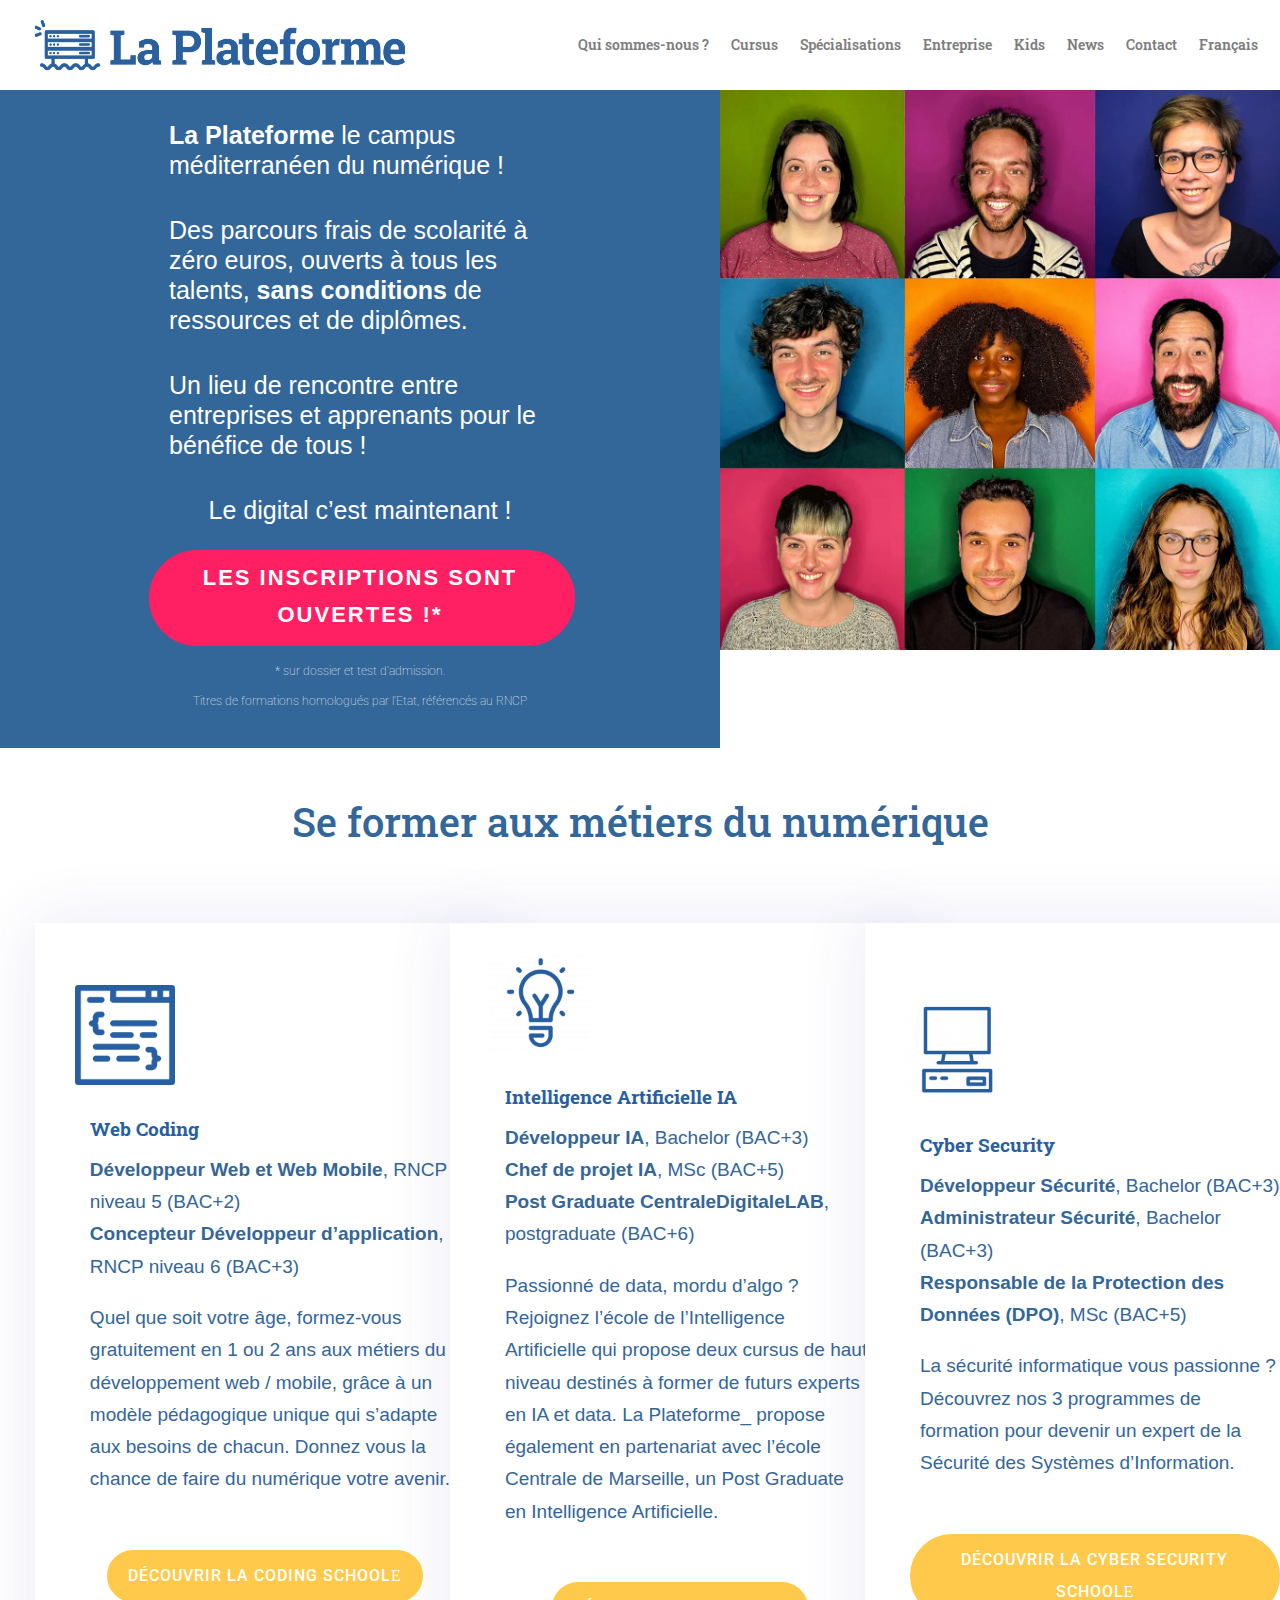
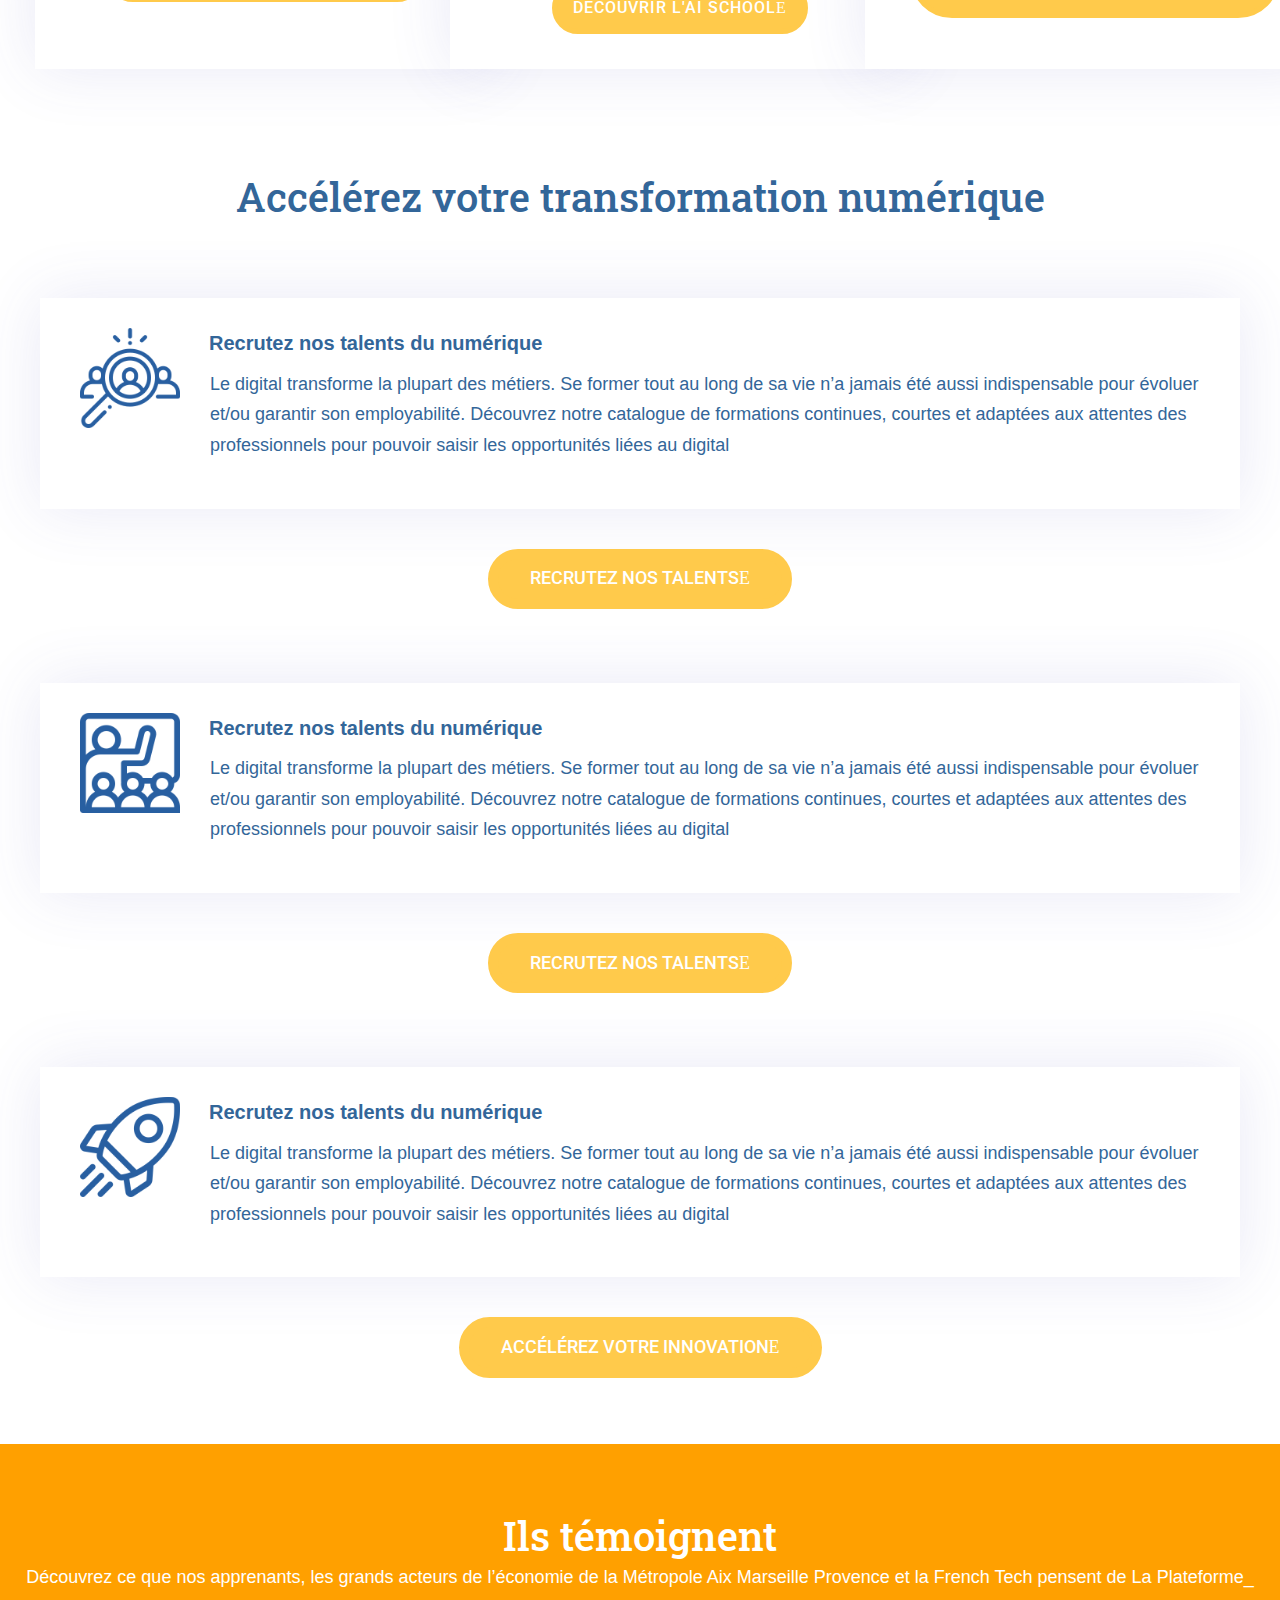
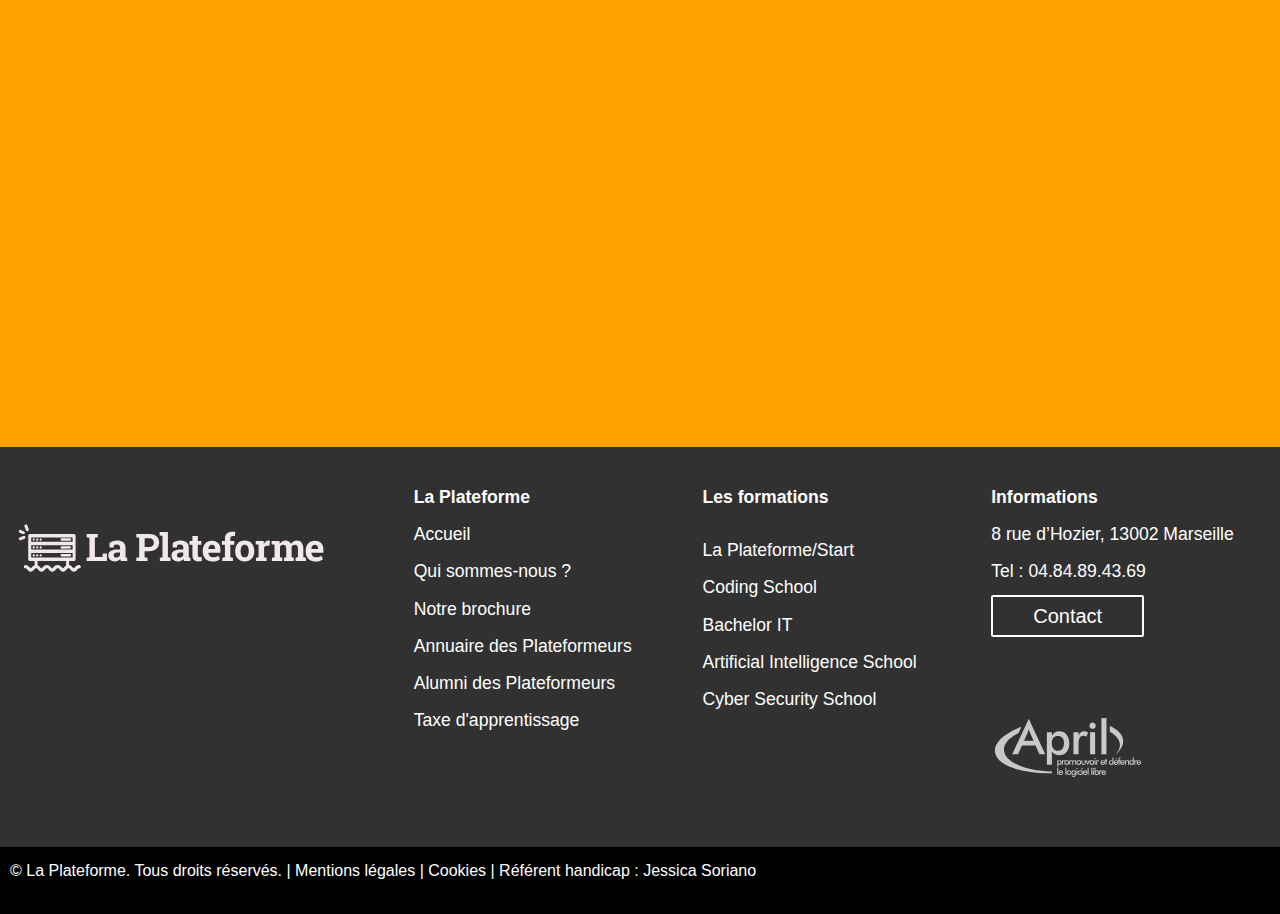
<file: site-la-plateforme/index.html>
<!DOCTYPE html>
<html lang="fr">
<head>
    <meta charset="UTF-8">
    <meta http-equiv="X-UA-Compatible" content="IE=edge">
    <meta name="viewport" content="width=device-width, initial-scale=1.0">
    <link href="index.css" rel="stylesheet">
    <link href="//db.onlinewebfonts.com/c/9d25ea5c587d0f9d470aa9a3634735ea?family=ETmodules" rel="stylesheet" type="text/css"/> 
    <style>@import url('https://fonts.googleapis.com/css2?family=Roboto:wght@300;400;500&display=swap');
    
@import url(//db.onlinewebfonts.com/c/9d25ea5c587d0f9d470aa9a3634735ea?family=ETmodules);
@import url('https://fonts.googleapis.com/css2?family=Roboto+Slab:wght@100;400;500;600;700;900&family=Roboto:wght@300;400;500&display=swap');
@font-face {font-family: "ETmodules"; src: url("//db.onlinewebfonts.com/t/9d25ea5c587d0f9d470aa9a3634735ea.eot"); src: url("//db.onlinewebfonts.com/t/9d25ea5c587d0f9d470aa9a3634735ea.eot?#iefix") format("embedded-opentype"), url("//db.onlinewebfonts.com/t/9d25ea5c587d0f9d470aa9a3634735ea.woff2") format("woff2"), url("//db.onlinewebfonts.com/t/9d25ea5c587d0f9d470aa9a3634735ea.woff") format("woff"), url("//db.onlinewebfonts.com/t/9d25ea5c587d0f9d470aa9a3634735ea.ttf") format("truetype"), url("//db.onlinewebfonts.com/t/9d25ea5c587d0f9d470aa9a3634735ea.svg#ETmodules") format("svg"); } 

</style>
    
    <title>Ecole La Plateforme, le Campus Méditerranéen du Numérique</title>
</head>
<body>
    <header>
        
            <img class="logo" src="./images/logo_head.png" alt="logo">
        

        <nav id="top-menu-nav">
            <ul id="top-menu">
                <li>Qui sommes-nous ? </li>
                <li>Cursus</li>
                <li>Spécialisations</li>
                <li>Entreprise</li>
                <li>Kids</li>
                <li>News</li>
                <li>Contact</li>
                <li id="last_nav">Français</li>
            </ul>
        </nav>
     </header>

    <main>     
        <section class="hero">
            <section class="section_hero1">
                <div class="container_text_hero1">
                    <p>
                        <strong>La Plateforme</strong>
                        le campus méditerranéen du numérique !
                    </p>
                    <p>
                        Des parcours frais de scolarité à zéro euros, ouverts à tous les talents,
                        <strong>sans conditions</strong> 
                        de ressources et de diplômes.
                    </p>
                    <p>Un lieu de rencontre entre entreprises et apprenants pour le bénéfice de tous !</p>

                    <div class="digital">
                        <p>Le digital c’est maintenant !</p>
                    </div>
                    <div id="button">
                        <a class="button_index" href="">Les inscriptions sont ouvertes !*</a>
                    </div>
            
                    <p class="p_button"> <small class="p_button">* sur dossier et test d’admission.</small><br>
                        <small class="p_button">Titres de formations homologués par l’Etat, référencés au RNCP</small>
                    </p>

                    
                </div>
                
            </section>
             
            <section class="section_hero1_img">
                <div containter="containter_imghero">
                    <img class="img_hero1" src="./images/photo_accueil.webp" alt="">
                </div>
                
            </section>
        </section>


        <section class="former">
                <h2 class="title_former">Se former aux métiers du numérique</h2>
        </section>        
        <section class="content_hero">

            <div class="containter_articles">
                <!-- articles -->
                <article class="articles">
                    <img class="img_articles" src="./images/web_coding_accueil.webp" alt="web coding">
                
                    <div class="div_article">
                        <h4>Web Coding</h4>
                    </div>

                    <div class="content_articles">
                        <p>
                            <strong>Développeur Web et Web Mobile</strong>, RNCP niveau 5 (BAC+2)
                            <br>
                            <strong>Concepteur Développeur d’application</strong>, RNCP niveau 6 (BAC+3)
                        </p>
                        <p>
                            Quel que soit votre âge, formez-vous gratuitement 
                            en 1 ou 2 ans aux métiers du développement web / mobile, 
                            grâce à un modèle pédagogique unique qui s’adapte aux 
                            besoins de chacun. Donnez vous la chance de faire du numérique 
                            votre avenir.
                        </p>
                    </div>

                    <!-- Sart button article-->
                    <div class="container_button_articles">
                        <div class="button_articles">
                            <a href="">Découvrir la coding school</a>
                         </div>
                    </div>
                    <!-- End button article-->

                </article>
                <!-- End of articles -->
                
            </div>
            <!-- End of container_articles -->

        
            <div class="containter_articles">
                <!-- articles -->
                <article class="articles">
                    <img class="img_articles" src="./images/intelligence_accueil.webp" alt="intelligence artificielle">
                
                    <div class="div_article">
                        <h4>Intelligence Artificielle IA</h4>
                    </div>

                    <div class="content_articles">
                        <p><strong>Développeur IA</strong>, Bachelor (BAC+3)<br>
                            <strong>Chef de projet IA</strong>, MSc (BAC+5)<br>
                            <strong>Post Graduate CentraleDigitaleLAB</strong>, postgraduate (BAC+6)</p>

                        <p>
                            Passionné de data, mordu d’algo ? Rejoignez l’école de l’Intelligence 
                            Artificielle qui propose deux cursus de haut niveau destinés à former 
                            de futurs experts en IA et data. La Plateforme_ propose également en 
                            partenariat avec l’école Centrale de Marseille, un Post Graduate en 
                            Intelligence Artificielle.
                        </p>
                    </div>

                    <!-- Sart button article-->
                    <div class="container_button_articles">
                        <div class="button_articles">
                            <a href="">Découvrir l'AI school</a>
                         </div>
                    </div>
                    <!-- End button article-->

                </article>
                <!-- End of articles -->
                
            </div>
            <!-- End of container_articles -->
            <div class="containter_articles">
                <!-- articles -->
                <article class="articles_last">
                    <img class="img_articles" src="./images/cyber_accueil.webp" alt="cyber security">
                
                    <div class="div_article">
                        <h4>Cyber Security</h4>
                    </div>

                    <div class="content_articles">
                        <p><strong>Développeur Sécurité</strong>, Bachelor (BAC+3)<br>
                            <strong>Administrateur Sécurité</strong>, Bachelor (BAC+3)<br>
                            <strong>Responsable de la Protection des Données (DPO)</strong>,
                            MSc (BAC+5)
                        </p>
                        <p>La sécurité informatique vous passionne ? Découvrez nos 3 programmes 
                            de formation pour devenir un expert de la Sécurité des Systèmes 
                            d’Information.
                        </p>
                    </div>

                    <!-- Sart button article-->
                    <div class="container_button_articles">
                        <div class="button_articles">
                            <a href="">Découvrir la cyber security school</a>
                         </div>
                    </div>
                    <!-- End button article-->

                </article>
                <!-- End of articles -->
                
            </div>
            <!-- End of container_articles -->

  
        </section>

       <!-- Start title -->
        <section class="transfo">
            <h2 class="title_former">Accélérez votre transformation numérique</h2>
        </section>
        <!-- End title -->


         <!-- Start section2 -->
        <section class="section2">
            
           
            <!-- Start containter section 2-->
         <div class="containter_section2">
            <div>
            <!-- Start article section 2 -->
            <article class="articles">
                <div class="container_img2">
                <img class="img_articles2" src="./images/recruitement.webp" alt="recrutement">
                <div class="containter_article2">
                    <div class="content_articles">
                        <div class="h4">
                            <h4>Recrutez nos talents du numérique</h4>
                        </div>
                        <div class="content_articles">
                            <p>Le digital transforme la plupart des métiers. Se former tout au long de sa vie n’a jamais été aussi indispensable pour évoluer et/ou garantir son employabilité. Découvrez notre catalogue de formations continues, courtes et adaptées aux attentes des professionnels pour pouvoir saisir les opportunités liées au digital</p>
                        </div>
                    </div>
                    </div>
                </div>

                

            </article>
             <!-- Sart button article-->
             <div class="container_button_articles_section2">
                <div class="div_containter_sec2">
                <div class="button_articles_section2">
                    <a href="">Recrutez nos talents</a>
                </div>
                </div>
                </div>
            </div>
            </div>
            <!-- End containter section 2-->
   
        </section>

        <div class="containter_section2">
            <div>
            <!-- Start article section 2 -->
            <article class="articles">
                <div class="container_img2">
                <img class="img_articles2" src="./images/training.webp" alt="training">
                <div class="containter_article2">
                    <div class="content_articles">
                        <div class="h4">
                            <h4>Recrutez nos talents du numérique</h4>
                        </div>
                        <div class="content_articles">
                            <p>Le digital transforme la plupart des métiers. Se former tout au long de sa vie n’a jamais été aussi indispensable pour évoluer et/ou garantir son employabilité. Découvrez notre catalogue de formations continues, courtes et adaptées aux attentes des professionnels pour pouvoir saisir les opportunités liées au digital</p>
                        </div>
                    </div>
                    </div>
                </div>

                

            </article>
             <!-- Sart button article-->
             <div class="container_button_articles_section2">
                <div class="div_containter_sec2">
                <div class="button_articles_section2">
                    <a href="">Recrutez nos talents</a>
                </div>
                </div>
                </div>
            </div>
            </div>
            <!-- End containter section 2-->
   
        </section>
          <!-- Start section2 -->
          <section class="section2">
            
           
            <!-- Start containter section 2-->
         <div class="containter_section2">
            <div>
            <!-- Start article section 2 -->
            <article class="articles">
                <div class="container_img2">
                <img class="img_articles2" src="./images/boost.webp" alt="boost">
                <div class="containter_article2">
                    <div class="content_articles">
                        <div class="h4">
                            <h4>Recrutez nos talents du numérique</h4>
                        </div>
                        <div class="content_articles">
                            <p>Le digital transforme la plupart des métiers. Se former tout au long de sa vie n’a jamais été aussi indispensable pour évoluer et/ou garantir son employabilité. Découvrez notre catalogue de formations continues, courtes et adaptées aux attentes des professionnels pour pouvoir saisir les opportunités liées au digital</p>
                        </div>
                    </div>
                    </div>
                </div>

                

            </article>
             <!-- Sart button article-->
             <div class="container_button_articles_section2">
                <div class="div_containter_sec2">
                <div class="button_articles_section2">
                    <a href="">Accélérez votre innovation</a>
                </div>
                </div>
                </div>
            </div>
            </div>
            <!-- End containter section 2-->
        </section>


        <section class="section_video">
            <div class="container_video_text">
                <h2>Ils témoignent</h2>
                <p> Découvrez ce que nos apprenants, les grands acteurs de l’économie de la Métropole Aix Marseille Provence et la French Tech pensent de La Plateforme_</p>
            </div>


           <div class="container_video">
                <div class="video1"><iframe width="605" height="341" src="https://www.youtube.com/embed/sDkjt3UTukg" title="Partenariat La Plateforme_ / Orange : Retours d'expériences de Mathilde & Luc" frameborder="0" allow="accelerometer; autoplay; clipboard-write; encrypted-media; gyroscope; picture-in-picture" allowfullscreen></iframe></div>
                <div class="video2"><iframe width="605" height="341" src="https://www.youtube.com/embed/8U4CCAFLqEs" title="YouTube video player" frameborder="0" allow="accelerometer; autoplay; clipboard-write; encrypted-media; gyroscope; picture-in-picture" allowfullscreen></iframe></div>
            </div>
        </section>

    </main>

    <footer class="footer">
        <section class="row_footer">
            <div class="foot1">
                <img src="./images/Logo_LaPLateforme_footer.svg" alt="logo">
                <div class="media">
                    <ul>
                        <li class="facebook"></li>
                        <li class="instagram"></li>
                        <li class="linkedin"></li>
                        <li class="twitter"></li>
                        <li class="youtube"></li>
                    </ul>
                </div>
            </div>
            <div class="foot2">
                <p><b>La Plateforme</b></p>
                <p>Accueil</p>
                <p>Qui sommes-nous ?</p>
                <p>Notre brochure</p>
                <p>Annuaire des Plateformeurs</p>
                <p>Alumni des Plateformeurs</p>
                <p>Taxe d'apprentissage</p>
                    
        
            </div>
            <div class="foot3">
                <p><b>Les formations</b><p>
                
                    <p>La Plateforme/Start</p>
                    <p>Coding School</p>
                    <p>Bachelor IT</p>
                    <p>Artificial Intelligence School</p>
                    <p>Cyber Security School</p>
                
            </div>

            <div class="foot4">
                <p><b>Informations</b></p>
                <p>8 rue d’Hozier, 13002 Marseille</p>
                <p>Tel : 04.84.89.43.69</p>
                <div class="contact">
                    <p class="button_contact"><a href="">Contact</p>
                </div>
                <img class="logo_april" src="./images/logo_april.svg" alt="logo april">
            </div>
        </section>
    </footer>
    <section>
        <div class="foot">
            <div class="foot_text">
                <p class="p1">
                    © La Plateforme. Tous droits réservés. | 
                    <a href="/mentions-legales/">Mentions légales</a>
                    | <a href="/cookies/">Cookies</a>
                    |
                    <a href="mailto:administration@laplateforme.io">Référent handicap : Jessica Soriano</a>
                </p>
            </div>
        </div>
    </section>
    
</body>
</html>
</file>
<file: site-la-plateforme/index.css>
/* Reset page */
* { 
    margin: 0;
    padding: 0;
    
   
}


/* Header */ 
body { 
    line-height: 1.7em;
    font-weight: 500;
    font-family: 'Roboto Regular',Helvetica,Arial,Lucida,sans-serif;
font-size: 18px;
}

h2 { 
    padding-bottom: 10px;
}


header { 
    display: flex;
    width: 100%;
    height: 90px;
}

.container_logo { 
    display: flex;
    align-items: center;
    padding-left: 30px;
    max-width: 380.617;
   
}

.logo { 
    max-height: 70%;
    padding-left: 30px;
    align-self: center;

}

nav { 
    display: flex;
    width: 100%;
    justify-content: end;
    
}
    



nav > ul { 
    display: flex;
    align-items: center;
    list-style: none;
    justify-content: end;
 
    
}


#top-menu > li {
    
    padding-right: 22px;
    font-family: 'Roboto Slab',Georgia,"Times New Roman",serif;
    font-weight: 600;
    font-size: 14px;
    color: #7D7D7D;
    justify-content: end;
    
}
    


/* First section / First part Hero */ 

.hero { 
    display: flex;
    width: 100%;
    height: auto;
    font-family: 'Roboto Regular',Helvetica,Arial,Lucida,sans-serif;
    line-height: 30px;
    font-size: 25px;
    padding-bottom: 27px;
 
}

.hero p { 
    padding: 1em;
    
}

.section_hero1{ 
    display: flex;
    width: 100%;
    height: auto;
    flex-direction: column;
    justify-content: center;
    background-color: #336699;
    color: #fff; 
     
    

}

.content_hero > div { 
    width: 380.2px;
}
.container_text_hero1 {
    padding: 20px 144px 20px 144px;
    width: 432px; 
    height: auto;

}

.digital {
    display: flex;
    justify-content: center;
}

.container_text_hero1 p {
    padding-top: 10px;
}

#button { 
    display: flex;
    text-align: center;
    width: 422px;
    height: 92px; 
    border: 2px solid #ff2063;
    background-color: #ff2063;
    border-radius: 100px;
    letter-spacing: 1px;
    font-size: 22px;
    line-height: 27.2px;
    text-decoration: none;
    margin: 0 5px 0 5px;
    position: relative;
    font-weight: 700 !important;
    text-transform: uppercase !important;
    letter-spacing: 2px;
       
}

.button_index {
    display: flex;
    justify-content: center;
    align-items: center;
    width: 374px;
    height: 74.8px;
    padding: 6.6px 22px 6.6px 22px;
    color: #fff;
    font-weight: 400px;
    line-height: 1.7em !important;

}


a {
    text-decoration: none;
    transition: transform .2s

}

a:hover { 
    transform: scale(1.1)
}


.p_button {
    font-family: 'Roboto',sans-serif;
    font-weight: 100;
    font-size: 12px;
    text-align: center;

   
    
}

.section_hero1_img {
    display: flex;
    width: 100%;
    height: auto;
}
.containter_imghero {
    display: flex;
    padding-bottom: 20px;
    width: 100px;
    height: auto;
}

.img_hero1 {
    display: flex;
    width: 100%;
    height: auto;
    
}

/* First section / Second part Hero */

.former { 
    display: flex;
    width:100%;
    justify-content: center;
    padding: 27px 0 27px 0;
   
}

.title_former { 
    font-size: 40px;
    color: #336699;
    font-family: 'Roboto Slab',Georgia,"Times New Roman",serif !important;
    line-height: 1em;
    font-weight: 500;
    padding-bottom: 27px;
    
    

}

.title_main {
    display: flex;
    font-family: 'Roboto Slab',Georgia,"Times New Roman",serif !important;
    font-size: 40px;
    color: #336699;
    padding-bottom: 10px;
    line-height: 1em;
    font-weight: 500;
    
    
}

.content_hero { 
    display: flex;
    width: 100%; 
    font-family: 'Roboto Regular',Helvetica,Arial,Lucida,sans-serif;
    font-size: 19px;
    color: #336699 !important;
    justify-content: space-evenly;
    padding: 27px 0 27px 0;
}

    

.content_hero > div {
    display: flex;
    max-width: 400px;
}

.content_articles { 
    display: flex;
    padding-left: 15px;

}

.content_articles > p { 
    padding-bottom: 1em;
    word-break: break-word;
}


.containter_articles { 
    font-family: 'Roboto Regular',Helvetica,Arial,Lucida,sans-serif;
    font-size: 19px;
    line-height: 1.7em;
    font-weight: 500;
}

.containter_articles > h4 {
    display: flex;
    flex-direction: column;
    padding-bottom: 10px;
    
}

.articles { 
    display: flex;
    justify-content: center;
    flex-direction: column;
    text-align: center;
    padding: 30px 40px 30px 40px;
    background: #fff; 
    box-shadow: 0px 0px 60px 0px rgba(71,74,182,0.12);
       
}

.articles_last {
    display: flex;
    justify-content: center;
    flex-direction: column;
    text-align: center;
    padding: 30px 40px 30px 40px;
    background: #fff; 
    box-shadow: 0px 0px 60px 0px rgba(71,74,182,0.12);
}

.div_article > h4 {
    padding-left: 15px;
}

.img_articles { 
    display: inline;
   
    max-width: 100px;
    height: 100px;
    padding-bottom: 30px;
    
}

.div_article > h4 { 
    font-weight: 700;
    
    color: #275fa0 !important;
    line-height: 1.5em;
    font-family: 'Roboto Slab',Georgia,"Times New Roman",serif !important;
    text-align: left;
    padding-bottom: 10px;

  }


.container_button_articles {
    display: flex;
    width: 380px;
    height: 57px;
    margin-top: 35.23px;
    justify-content: center;
    text-transform: uppercase;
    
    
    
}

.button_articles { 
    letter-spacing: 1px;
    font-size: 16px;
    background-color: #ffca4b;
    border-radius: 100px;
    font-family: 'Roboto',sans-serif;
    font-weight: 500;
    padding-right: 2em;
    padding-left: 0.7em;
    display: inline-block;
    position: absolute;
    padding: .3em 1em;
    border: 5px solid #ffca4b;
    transition: transform 300ms ;
}

.button_articles a { 
    color: #fff;
    transform: scale(1.1);
}


.button_articles:hover { 
    transform: scale(1.1);
      
}



.button_articles > a::after {
        font-family: ETmodules;
        content: "\45";
        font-size: inherit;
        line-height: inherit;
        color: #fff;
        letter-spacing: 1px;
}



.content_articles { 
    display: flex;
    flex-direction: column;
    text-align: left;

    
}


/* Section 2 */ 

.transfo { 
    display: flex;
    width:100%;
    justify-content: center;
    margin: auto; 
    padding: 27px 0 27px 0;
    margin-top: 54px;
   
}
.section2 { 
    display: flex;
    justify-content: space-around;
    width: 100%;
}



.containter_section2 {
    display: flex;
    width: auto; 
    font-family: 'Roboto Regular',Helvetica,Arial,Lucida,sans-serif;
    color: #336699 !important;
    justify-content: space-around;
    padding: 27px 40px 27px 40px;
}

.content_section2 { 
    display: flex;
    width: 100%;
    
}

.containter_button_articles_section2 {
    display: flex;
    margin-bottom: 40px; 
    
}

.div_containter_sec2 {
    display: flex;
    justify-content: center;
    margin: 40px;
    font-weight: 500 !important;
    
}

.button_articles_section2 {
    display: flex;
    justify-content: center;
    margin-bottom: 40px;
    
}

.button_articles_section2 > a {
    background: #FFCA4B;
    padding: 4.8px 32px 4.8px 32px;
    border-radius: 100px;
    border: 10px solid #FFCA4B;
    position: absolute;
    text-transform: uppercase !important;
    color: #fff;
    font-family: 'Roboto',sans-serif;
    text-align: center;
    margin-bottom: 35.23px;
}

.button_articles_section2 a::after {
    font-family: ETModules ;
   content: "\45";
   
}

.container_img2 { 
    display: flex;
    justify-content: flex-start;
}

.img_articles2 {
    display: flex;
    width: 100px;
    height: 100px;
    justify-content: center;
}

.containter_article2 {
    display: flex;
    flex-direction: column; 
    
}

.containter_article2 h4 { 
    font-weight: 900;
    font-family: "Roboto Slab" Georgia "Times New Roman"
    serif;
    font-size: 20px;
    padding: 0 0 10px 14px;
}


/* Section Video */

.section_video {
    display: flex;
    width: 100%;
    height: auto;
    background: #FFA000;
    flex-direction: column;
    padding-top: 50px;
    margin-top: 20px;
}

.container_video_text {
    display: flex;
    flex-direction: column;
    align-items: center;
    justify-content: center;
    align-content: center;
    padding-top: 27px;
    padding-bottom: 27px
}

.container_video_text h2 {
    font-size: 40px;
    font-weight: 500;
    color: #fff;
    padding-bottom: 10px;
    font-family: 'Roboto Slab',Georgia,"Times New Roman",serif !important;

}

.container_video_text > p {
    color: #fff;
    font-family: 'Roboto Regular',Helvetica,Arial,Lucida,sans-serif;
    font-weight: 300;
    
    
}


.container_video {
    display: flex;
    justify-content: space-evenly;
    padding: 27px 0 50px 0;
    

}

.video1 {
    width: 50%;
    height: auto;
    text-align: center;
    
}

.video2 {
    width: 50%;
    height: auto;
    text-align: center;

    
}

/* Footer */

footer { 
    display: flex;
    width: 100%;
    height: 400px;
    font-family: 'Roboto Regular',Helvetica,Arial,Lucida,sans-serif;
    font-size: 1.1rem;
    color: #fff;
   
}


.row_footer {
    display: flex; 
    width: 100%;
    height: auto;
    background-color: #313131;
    

    
}

.row_footer p {
    padding-bottom: 16px;
    line-height: 1.2em;
    font-family: 'Roboto Regular',Helvetica,Arial,Lucida,sans-serif;

}

.foot1 {
    width: 29.6667%;
    background-color:#313131;
    text-align: center;
    padding: 37px 71px 37px 0;
    margin-right: 71;
    text-align: center;
}

.foot1 > .media { 
    font-family: ETModules;
    font-size: 30px;
}

.media > ul  { 
    list-style: none;
    display: flex;
    padding: 14%;
    
    
}

.facebook::after {
    font-family: ETModules;
    content: "\e0c1";
    padding-right: 10px;

}

.instagram::after { 
    font-family: ETModules;
    content: "\e0c8";
    padding-right: 10px;

}

.linkedin::after { 
    font-family: ETModules;
    content: "\e0cb";
    padding-right: 10px;
}   

.twitter::after {
    font-family:ETModules; 
    content: "\e0c2";
    padding-right: 10px;
}

.youtube::after {
    font-family: ETModules;
    content: "\e0a3"
}
.foot1 img {
    width: 319px;
    height: 57px;
    padding-top: 37px; 
}
.foot2 {
    width: 25%;
    height: auto;
    background-color:#313131;
    
    padding: 20px 0 20px 0; 
    margin-top: 20px;

}

.foot3 { 
    width: 25%;
    background-color:#313131;
    padding: 20px 0 20px 0; 
    margin-top: 20px;

}

.foot4 {
    width: 25%;
    background-color:#313131;
    padding: 20px 0 20px 0; 
    margin-top: 20px;
}

.button_contact a  {
    font-size: 20px;
    line-height: 34px;
    padding: 8px 40px;
    font-weight: 500;
    border: 2px solid #fff;
    color: #fff;
    border-radius: 2px;
    
}

.button_contact a:hover { 
    border-color: #313131 ;
    transition: 300ms;
    transform: 200s ease;
    
}

.button_contact a::after {
    font-family: ETModules;
    content: "\35";
    margin-left: -1em;
    transition: 300ms;
    transform: 200ms ease;
    opacity: 0;
    position: absolute;
}

.button_contact:hover a::after {
    font-family: ETModules;
    font-size: 25px;
    margin-left: 0.7em;
    color: #fff;
    position: absolute;
    transition: 300ms;
    transform: 200ms ease;
    opacity: 1;


}

.logo_april {
    width: 154px;
    height: 69px;
    margin-top: 64px;
}


.foot { 
    height: 47.2px;
    background: black;
    padding: 10px 10px 10px 10px;
}

.p1 a {
    color: #fff;
}

.p1 { 
    color: #fff;
    font-size: 16px;
    line-height: 27.2px;
    font-weight: 500;
}


/* RESPONSIVE */


@media screen and (max-width: 900px) {
    .hero, .content_hero, .section_video, .container_video {
        display: flex;
        flex-direction: column;
    }
</file>
